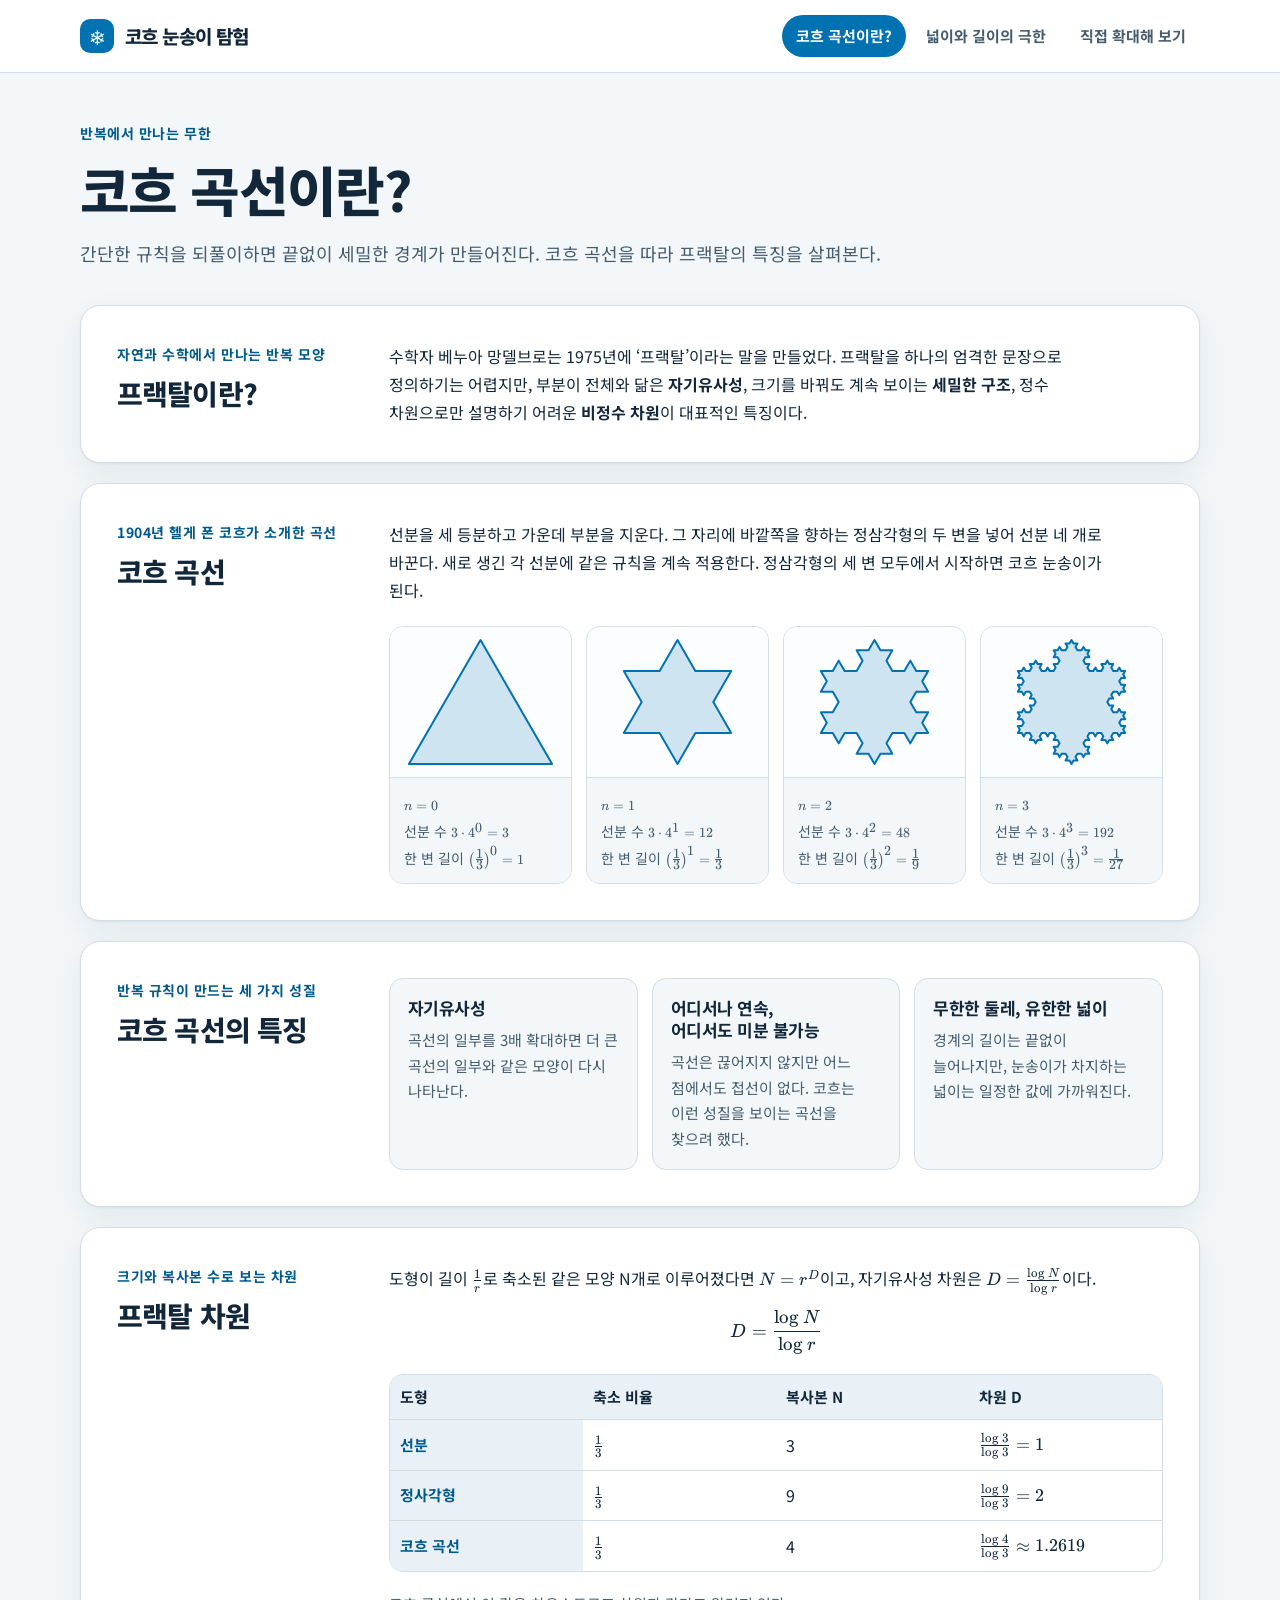
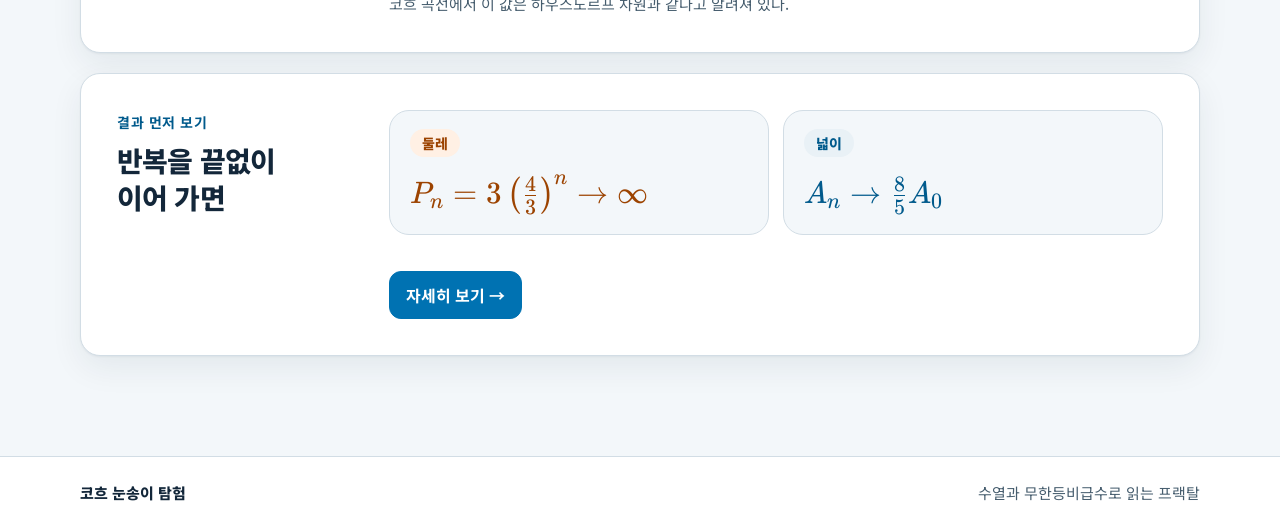
<file: koch-site/index.html>
<!doctype html>
<html lang="ko">
<head>
  <meta charset="utf-8">
  <meta name="viewport" content="width=device-width, initial-scale=1">
  <meta name="theme-color" content="#f3f7fa" media="(prefers-color-scheme: light)">
  <meta name="theme-color" content="#0d1720" media="(prefers-color-scheme: dark)">
  <meta name="description" content="코흐 눈송이로 프랙탈의 자기유사성, 차원, 둘레와 넓이의 극한을 알아본다.">
  <link rel="icon" href="favicon.svg" type="image/svg+xml">
  <title>코흐 곡선이란? | 코흐 눈송이 탐험</title>
  <link rel="preconnect" href="https://fonts.googleapis.com">
  <link rel="preconnect" href="https://fonts.gstatic.com" crossorigin>
  <link rel="stylesheet" href="https://fonts.googleapis.com/css2?family=Noto+Sans+KR:wght@400;500;700;800&display=swap">
  <link rel="stylesheet" href="vendor/katex/katex.min.css">
  <link rel="stylesheet" href="css/style.css">
  <script src="js/page-top.js"></script>
  <script src="vendor/katex/katex.min.js" defer></script>
  <script src="js/math-renderer.js" defer></script>
  <script src="js/preview.js" defer></script>
</head>
<body data-page="intro">
  <a class="skip-link" href="#main">본문으로 건너뛰기</a>
  <header class="site-header">
    <div class="header-inner">
      <a class="brand" href="index.html" aria-label="코흐 눈송이 탐험 첫 화면">
        <span class="brand-mark" aria-hidden="true">❄</span>
        <span>코흐 눈송이 탐험</span>
      </a>
      <nav class="site-nav" aria-label="주요 메뉴">
        <a href="index.html" aria-current="page">코흐 곡선이란?</a>
        <a href="limits.html">넓이와 길이의 극한</a>
        <a href="zoom.html"><span class="nav-label-full">직접 확대해 보기</span><span class="nav-label-short">직접 확대</span></a>
      </nav>
    </div>
  </header>

  <main id="main" class="page-shell article-shell">
    <header class="page-intro">
      <p class="eyebrow">반복에서 만나는 무한</p>
      <h1>코흐 곡선이란?</h1>
      <p>간단한 규칙을 되풀이하면 끝없이 세밀한 경계가 만들어진다. 코흐 곡선을 따라 프랙탈의 특징을 살펴본다.</p>
    </header>

    <section class="content-card" aria-labelledby="fractal-title">
      <div class="card-head">
        <p class="eyebrow">자연과 수학에서 만나는 반복 모양</p>
        <h2 id="fractal-title">프랙탈이란?</h2>
      </div>
      <div class="card-body">
        <p>수학자 베누아 망델브로는 1975년에 ‘프랙탈’이라는 말을 만들었다. 프랙탈을 하나의 엄격한 문장으로 정의하기는 어렵지만, 부분이 전체와 닮은 <strong>자기유사성</strong>, 크기를 바꿔도 계속 보이는 <strong>세밀한 구조</strong>, 정수 차원으로만 설명하기 어려운 <strong>비정수 차원</strong>이 대표적인 특징이다.</p>
      </div>
    </section>

    <section class="content-card" aria-labelledby="koch-title">
      <div class="card-head">
        <p class="eyebrow">1904년 헬게 폰 코흐가 소개한 곡선</p>
        <h2 id="koch-title">코흐 곡선</h2>
      </div>
      <div class="card-body">
        <p>선분을 세 등분하고 가운데 부분을 지운다. 그 자리에 바깥쪽을 향하는 정삼각형의 두 변을 넣어 선분 네 개로 바꾼다. 새로 생긴 각 선분에 같은 규칙을 계속 적용한다. 정삼각형의 세 변 모두에서 시작하면 코흐 눈송이가 된다.</p>
        <div class="preview-grid" aria-label="코흐 눈송이의 반복 단계">
          <figure class="preview-card">
            <canvas class="preview-canvas" data-koch-preview="0" role="img" aria-label="0단계 코흐 눈송이"></canvas>
            <figcaption><strong><span class="math-inline" data-math="n=0"></span></strong><span>선분 수 <span class="math-inline" data-math="3\cdot 4^0=3"></span></span><span>한 변 길이 <span class="math-inline" data-math="\left(\frac{1}{3}\right)^0=1"></span></span></figcaption>
          </figure>
          <figure class="preview-card">
            <canvas class="preview-canvas" data-koch-preview="1" role="img" aria-label="1단계 코흐 눈송이"></canvas>
            <figcaption><strong><span class="math-inline" data-math="n=1"></span></strong><span>선분 수 <span class="math-inline" data-math="3\cdot 4^1=12"></span></span><span>한 변 길이 <span class="math-inline" data-math="\left(\frac{1}{3}\right)^1=\frac{1}{3}"></span></span></figcaption>
          </figure>
          <figure class="preview-card">
            <canvas class="preview-canvas" data-koch-preview="2" role="img" aria-label="2단계 코흐 눈송이"></canvas>
            <figcaption><strong><span class="math-inline" data-math="n=2"></span></strong><span>선분 수 <span class="math-inline" data-math="3\cdot 4^2=48"></span></span><span>한 변 길이 <span class="math-inline" data-math="\left(\frac{1}{3}\right)^2=\frac{1}{9}"></span></span></figcaption>
          </figure>
          <figure class="preview-card">
            <canvas class="preview-canvas" data-koch-preview="3" role="img" aria-label="3단계 코흐 눈송이"></canvas>
            <figcaption><strong><span class="math-inline" data-math="n=3"></span></strong><span>선분 수 <span class="math-inline" data-math="3\cdot 4^3=192"></span></span><span>한 변 길이 <span class="math-inline" data-math="\left(\frac{1}{3}\right)^3=\frac{1}{27}"></span></span></figcaption>
          </figure>
        </div>
      </div>
    </section>

    <section class="content-card" aria-labelledby="features-title">
      <div class="card-head">
        <p class="eyebrow">반복 규칙이 만드는 세 가지 성질</p>
        <h2 id="features-title">코흐 곡선의 특징</h2>
      </div>
      <div class="card-body">
        <div class="feature-grid">
          <article class="feature-card">
            <h3>자기유사성</h3>
            <p>곡선의 일부를 3배 확대하면 더 큰 곡선의 일부와 같은 모양이 다시 나타난다.</p>
          </article>
          <article class="feature-card">
            <h3>어디서나 연속, 어디서도 미분 불가능</h3>
            <p>곡선은 끊어지지 않지만 어느 점에서도 접선이 없다. 코흐는 이런 성질을 보이는 곡선을 찾으려 했다.</p>
          </article>
          <article class="feature-card">
            <h3>무한한 둘레, 유한한 넓이</h3>
            <p>경계의 길이는 끝없이 늘어나지만, 눈송이가 차지하는 넓이는 일정한 값에 가까워진다.</p>
          </article>
        </div>
      </div>
    </section>

    <section class="content-card" aria-labelledby="dimension-title">
      <div class="card-head">
        <p class="eyebrow">크기와 복사본 수로 보는 차원</p>
        <h2 id="dimension-title">프랙탈 차원</h2>
      </div>
      <div class="card-body">
        <p>도형이 길이 <span class="math-inline" data-math="\frac{1}{r}"></span>로 축소된 같은 모양 N개로 이루어졌다면 <span class="math-inline" data-math="N=r^D"></span>이고, 자기유사성 차원은 <span class="math-inline" data-math="D=\frac{\log N}{\log r}"></span>이다.</p>
        <div class="math-display" data-math="D=\frac{\log N}{\log r}"></div>
        <div class="table-wrap" role="region" aria-label="선분, 정사각형, 코흐 곡선의 자기유사성 차원 비교" tabindex="0">
          <table>
            <thead><tr><th scope="col">도형</th><th scope="col">축소 비율</th><th scope="col">복사본 N</th><th scope="col">차원 D</th></tr></thead>
            <tbody>
              <tr><th scope="row">선분</th><td><span class="math-inline" data-math="\frac{1}{3}"></span></td><td>3</td><td><span class="math-inline" data-math="\frac{\log 3}{\log 3}=1"></span></td></tr>
              <tr><th scope="row">정사각형</th><td><span class="math-inline" data-math="\frac{1}{3}"></span></td><td>9</td><td><span class="math-inline" data-math="\frac{\log 9}{\log 3}=2"></span></td></tr>
              <tr><th scope="row">코흐 곡선</th><td><span class="math-inline" data-math="\frac{1}{3}"></span></td><td>4</td><td><span class="math-inline" data-math="\frac{\log 4}{\log 3}\approx 1.2619"></span></td></tr>
            </tbody>
          </table>
        </div>
        <p class="formula-note">코흐 곡선에서 이 값은 하우스도르프 차원과 같다고 알려져 있다.</p>
      </div>
    </section>

    <section class="content-card limits-preview-card" aria-labelledby="limits-preview-title">
      <div class="card-head">
        <p class="eyebrow">결과 먼저 보기</p>
        <h2 id="limits-preview-title">반복을 끝없이 이어 가면</h2>
      </div>
      <div class="card-body">
        <div class="limit-result-grid">
          <div class="limit-result">
            <span>둘레</span>
            <strong class="math-inline" data-math="P_n=3\left(\frac{4}{3}\right)^n\to\infty"></strong>
          </div>
          <div class="limit-result">
            <span>넓이</span>
            <strong class="math-inline" data-math="A_n\to\frac{8}{5}A_0"></strong>
          </div>
        </div>
        <a class="button button-primary" href="limits.html">자세히 보기 →</a>
      </div>
    </section>
  </main>

  <footer class="site-footer">
    <div class="footer-inner"><span>코흐 눈송이 탐험</span><span>수열과 무한등비급수로 읽는 프랙탈</span></div>
  </footer>
</body>
</html>
</file>
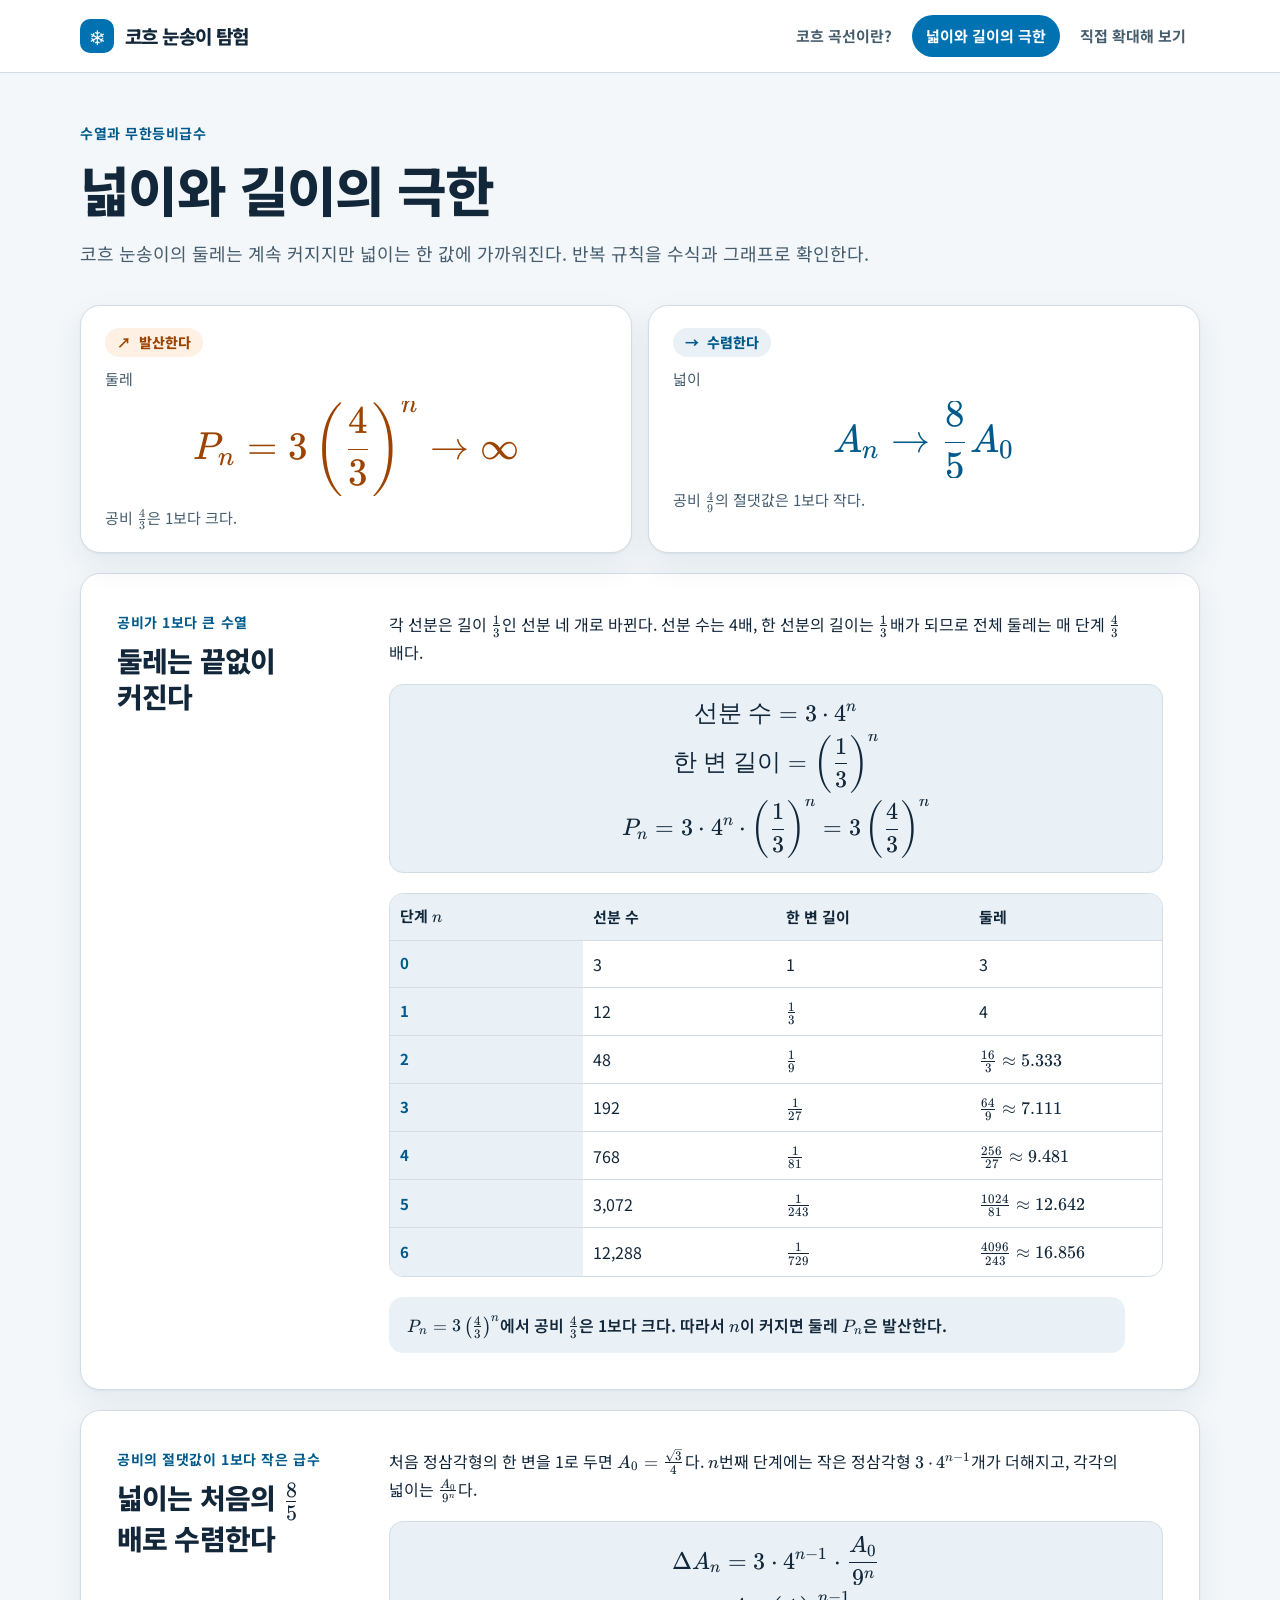
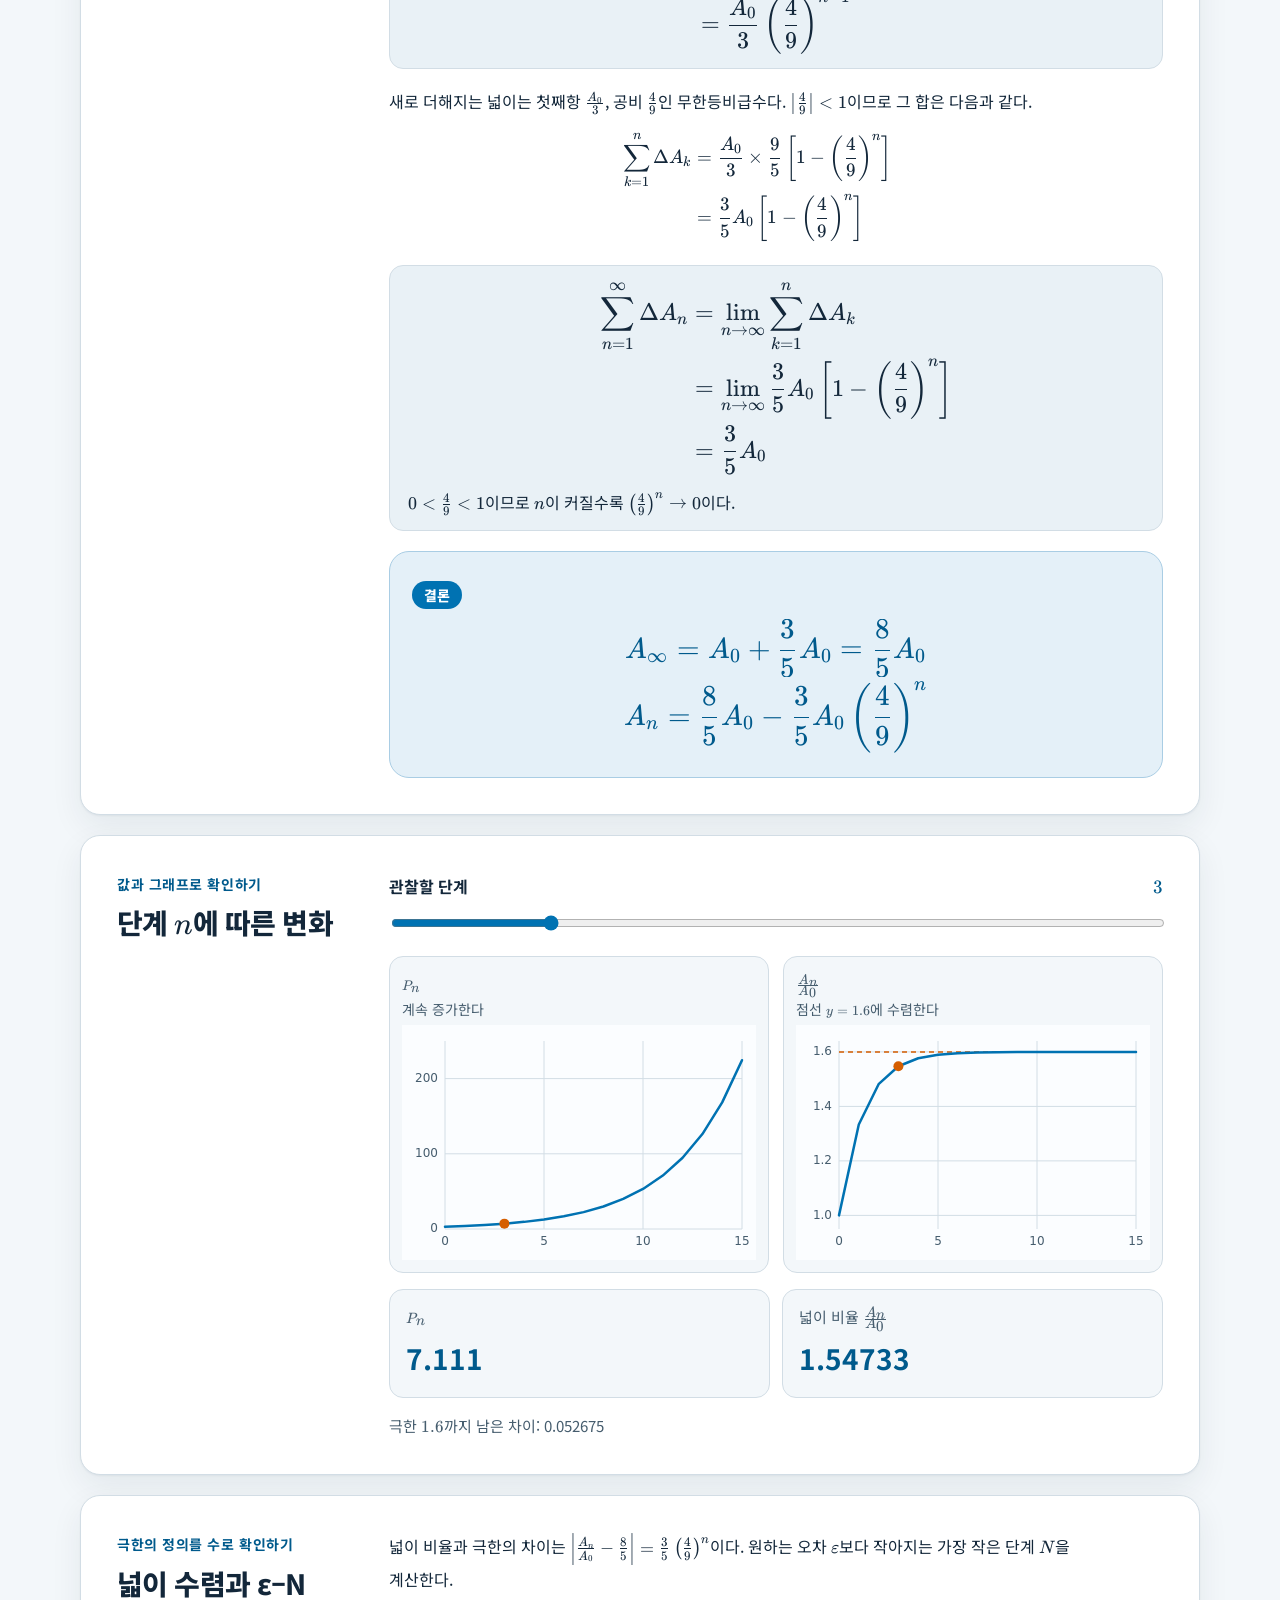
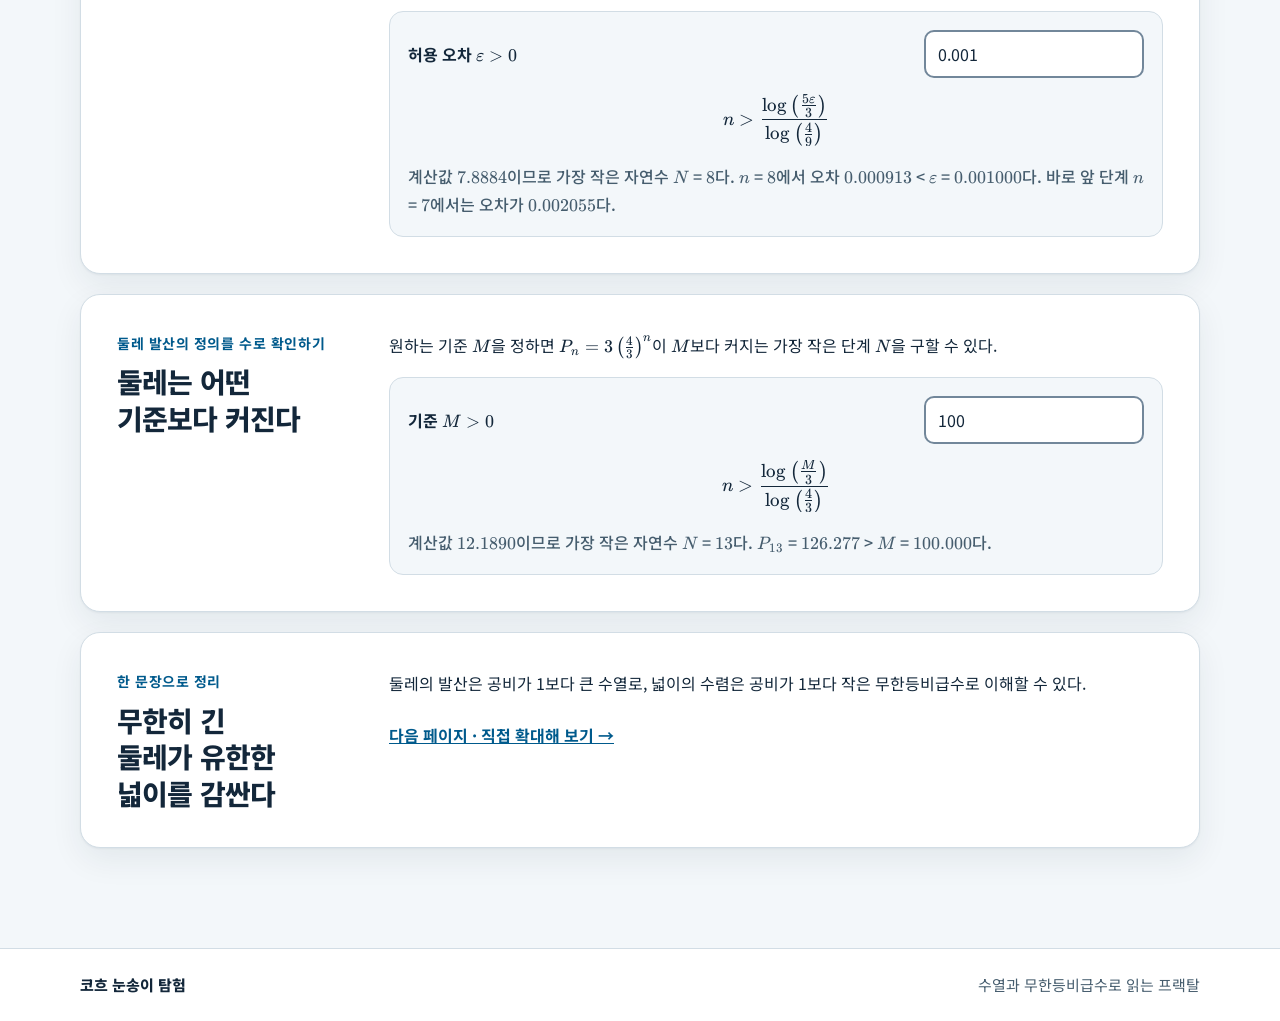
<file: koch-site/limits.html>
<!doctype html>
<html lang="ko">
<head>
  <meta charset="utf-8">
  <meta name="viewport" content="width=device-width, initial-scale=1">
  <meta name="theme-color" content="#f3f7fa" media="(prefers-color-scheme: light)">
  <meta name="theme-color" content="#0d1720" media="(prefers-color-scheme: dark)">
  <meta name="description" content="코흐 눈송이의 둘레 발산과 넓이 수렴을 수열, 등비급수, 그래프와 ε–N으로 확인한다.">
  <link rel="icon" href="favicon.svg" type="image/svg+xml">
  <title>넓이와 길이의 극한 | 코흐 눈송이 탐험</title>
  <link rel="preconnect" href="https://fonts.googleapis.com">
  <link rel="preconnect" href="https://fonts.gstatic.com" crossorigin>
  <link rel="stylesheet" href="https://fonts.googleapis.com/css2?family=Noto+Sans+KR:wght@400;500;700;800&display=swap">
  <link rel="stylesheet" href="vendor/katex/katex.min.css">
  <link rel="stylesheet" href="css/style.css">
  <script src="js/page-top.js"></script>
  <script src="vendor/katex/katex.min.js" defer></script>
  <script src="js/math-renderer.js" defer></script>
  <script src="js/limits-page.js" defer></script>
</head>
<body data-page="limits">
  <a class="skip-link" href="#main">본문으로 건너뛰기</a>
  <header class="site-header">
    <div class="header-inner">
      <a class="brand" href="index.html" aria-label="코흐 눈송이 탐험 첫 화면">
        <span class="brand-mark" aria-hidden="true">❄</span>
        <span>코흐 눈송이 탐험</span>
      </a>
      <nav class="site-nav" aria-label="주요 메뉴">
        <a href="index.html">코흐 곡선이란?</a>
        <a href="limits.html" aria-current="page">넓이와 길이의 극한</a>
        <a href="zoom.html"><span class="nav-label-full">직접 확대해 보기</span><span class="nav-label-short">직접 확대</span></a>
      </nav>
    </div>
  </header>

  <main id="main" class="page-shell article-shell">
    <header class="page-intro">
      <p class="eyebrow">수열과 무한등비급수</p>
      <h1>넓이와 길이의 극한</h1>
      <p>코흐 눈송이의 둘레는 계속 커지지만 넓이는 한 값에 가까워진다. 반복 규칙을 수식과 그래프로 확인한다.</p>
    </header>

    <section class="verdict-grid" aria-labelledby="verdict-title">
      <h2 id="verdict-title" class="visually-hidden">핵심 결론</h2>
      <article class="verdict verdict-diverge">
        <p class="verdict-tag">발산한다</p>
        <p class="verdict-note">둘레</p>
        <div class="verdict-math math-display" data-math="P_n=3\left(\frac{4}{3}\right)^n\to\infty"></div>
        <p class="verdict-note">공비 <span class="math-inline" data-math="\frac{4}{3}"></span>은 1보다 크다.</p>
      </article>
      <article class="verdict verdict-converge">
        <p class="verdict-tag">수렴한다</p>
        <p class="verdict-note">넓이</p>
        <div class="verdict-math math-display" data-math="A_n\to\frac{8}{5}A_0"></div>
        <p class="verdict-note">공비 <span class="math-inline" data-math="\frac{4}{9}"></span>의 절댓값은 1보다 작다.</p>
      </article>
    </section>

    <section class="content-card" aria-labelledby="perimeter-title">
      <div class="card-head">
        <p class="eyebrow">공비가 1보다 큰 수열</p>
        <h2 id="perimeter-title">둘레는 끝없이 커진다</h2>
      </div>
      <div class="card-body">
        <p>각 선분은 길이 <span class="math-inline" data-math="\frac{1}{3}"></span>인 선분 네 개로 바뀐다. 선분 수는 4배, 한 선분의 길이는 <span class="math-inline" data-math="\frac{1}{3}"></span>배가 되므로 전체 둘레는 매 단계 <span class="math-inline" data-math="\frac{4}{3}"></span>배다.</p>
        <div class="equation-panel">
          <p class="math-display" data-math="\text{선분 수}=3\cdot 4^n"></p>
          <p class="math-display" data-math="\text{한 변 길이}=\left(\frac{1}{3}\right)^n"></p>
          <p class="math-display" data-math="P_n=3\cdot 4^n\cdot\left(\frac{1}{3}\right)^n=3\left(\frac{4}{3}\right)^n"></p>
        </div>
        <div class="table-wrap" role="region" aria-label="단계별 선분 수, 한 변 길이, 둘레 표" tabindex="0">
          <table>
            <thead>
              <tr><th scope="col">단계 <span class="math-inline" data-math="n"></span></th><th scope="col">선분 수</th><th scope="col">한 변 길이</th><th scope="col">둘레</th></tr>
            </thead>
            <tbody>
              <tr><th scope="row">0</th><td>3</td><td>1</td><td>3</td></tr>
              <tr><th scope="row">1</th><td>12</td><td><span class="math-inline" data-math="\frac{1}{3}"></span></td><td>4</td></tr>
              <tr><th scope="row">2</th><td>48</td><td><span class="math-inline" data-math="\frac{1}{9}"></span></td><td><span class="math-inline" data-math="\frac{16}{3}\approx 5.333"></span></td></tr>
              <tr><th scope="row">3</th><td>192</td><td><span class="math-inline" data-math="\frac{1}{27}"></span></td><td><span class="math-inline" data-math="\frac{64}{9}\approx 7.111"></span></td></tr>
              <tr><th scope="row">4</th><td>768</td><td><span class="math-inline" data-math="\frac{1}{81}"></span></td><td><span class="math-inline" data-math="\frac{256}{27}\approx 9.481"></span></td></tr>
              <tr><th scope="row">5</th><td>3,072</td><td><span class="math-inline" data-math="\frac{1}{243}"></span></td><td><span class="math-inline" data-math="\frac{1024}{81}\approx 12.642"></span></td></tr>
              <tr><th scope="row">6</th><td>12,288</td><td><span class="math-inline" data-math="\frac{1}{729}"></span></td><td><span class="math-inline" data-math="\frac{4096}{243}\approx 16.856"></span></td></tr>
            </tbody>
          </table>
        </div>
        <p class="math-callout"><span class="math-inline" data-math="P_n=3\left(\frac{4}{3}\right)^n"></span>에서 공비 <span class="math-inline" data-math="\frac{4}{3}"></span>은 1보다 크다. 따라서 <span class="math-inline" data-math="n"></span>이 커지면 둘레 <span class="math-inline" data-math="P_n"></span>은 발산한다.</p>
      </div>
    </section>

    <section class="content-card" aria-labelledby="area-title">
      <div class="card-head">
        <p class="eyebrow">공비의 절댓값이 1보다 작은 급수</p>
        <h2 id="area-title">넓이는 처음의 <span class="math-inline" data-math="\frac{8}{5}"></span>배로 수렴한다</h2>
      </div>
      <div class="card-body">
        <p>처음 정삼각형의 한 변을 1로 두면 <span class="math-inline" data-math="A_0=\frac{\sqrt{3}}{4}"></span>다. <span class="math-inline" data-math="n"></span>번째 단계에는 작은 정삼각형 <span class="math-inline" data-math="3\cdot 4^{n-1}"></span>개가 더해지고, 각각의 넓이는 <span class="math-inline" data-math="\frac{A_0}{9^n}"></span>다.</p>
        <div class="equation-panel">
          <p class="math-display" data-math="\Delta A_n=3\cdot 4^{n-1}\cdot\frac{A_0}{9^n}"></p>
          <p class="math-display" data-math="=\frac{A_0}{3}\left(\frac{4}{9}\right)^{n-1}"></p>
        </div>
        <p>새로 더해지는 넓이는 첫째항 <span class="math-inline" data-math="\frac{A_0}{3}"></span>, 공비 <span class="math-inline" data-math="\frac{4}{9}"></span>인 무한등비급수다. <span class="math-inline" data-math="\left|\frac{4}{9}\right|<1"></span>이므로 그 합은 다음과 같다.</p>
        <p class="math-display partial-sum" data-math="\begin{aligned}\sum_{k=1}^{n}\Delta A_k&=\frac{A_0}{3}\times\frac{9}{5}\left[1-\left(\frac{4}{9}\right)^n\right]\\&=\frac{3}{5}A_0\left[1-\left(\frac{4}{9}\right)^n\right]\end{aligned}"></p>
        <div class="equation-panel infinite-sum-panel">
          <p class="math-display" data-math="\begin{aligned}\sum_{n=1}^{\infty}\Delta A_n&=\lim_{n\to\infty}\sum_{k=1}^{n}\Delta A_k\\&=\lim_{n\to\infty}\frac{3}{5}A_0\left[1-\left(\frac{4}{9}\right)^n\right]\\&=\frac{3}{5}A_0\end{aligned}"></p>
          <p class="series-note"><span class="math-inline" data-math="0<\frac{4}{9}<1"></span>이므로 <span class="math-inline" data-math="n"></span>이 커질수록 <span class="math-inline" data-math="\left(\frac{4}{9}\right)^n\to 0"></span>이다.</p>
        </div>
        <div class="conclusion-card">
          <p class="conclusion-label">결론</p>
          <p class="math-display" data-math="A_\infty=A_0+\frac{3}{5}A_0=\frac{8}{5}A_0"></p>
          <p class="math-display" data-math="A_n=\frac{8}{5}A_0-\frac{3}{5}A_0\left(\frac{4}{9}\right)^n"></p>
        </div>
      </div>
    </section>

    <section class="content-card interactive-card" aria-labelledby="graphs-title">
      <div class="card-head">
        <p class="eyebrow">값과 그래프로 확인하기</p>
        <h2 id="graphs-title">단계 <span class="math-inline" data-math="n"></span>에 따른 변화</h2>
      </div>
      <div class="card-body">
        <label class="range-label" for="graph-stage">관찰할 단계 <output id="graph-stage-number" for="graph-stage" data-math="3"></output></label>
        <input id="graph-stage" class="stage-range" type="range" min="0" max="15" value="3" step="1">
        <div class="graphs-grid">
          <figure class="graph-card">
            <figcaption><strong class="math-inline" data-math="P_n"></strong><span>계속 증가한다</span></figcaption>
            <canvas id="perimeter-graph" class="limit-graph" role="img" aria-label="단계에 따라 계속 증가하는 코흐 눈송이의 둘레 그래프다."></canvas>
          </figure>
          <figure class="graph-card">
            <figcaption><strong class="math-inline" data-math="\frac{A_n}{A_0}"></strong><span>점선 <span class="math-inline" data-math="y=1.6"></span>에 수렴한다</span></figcaption>
            <canvas id="area-graph" class="limit-graph" role="img" aria-label="1.6에 가까워지는 코흐 눈송이의 넓이 비율 그래프다."></canvas>
          </figure>
        </div>
        <div class="slider-results">
          <div><span class="math-inline" data-math="P_n"></span><strong id="graph-perimeter">7.111</strong></div>
          <div><span>넓이 비율 <span class="math-inline" data-math="\frac{A_n}{A_0}"></span></span><strong id="graph-area">1.54733</strong></div>
        </div>
        <p id="graph-gap" class="formula-note" aria-live="polite">극한 <span class="math-inline" data-math="1.6"></span>까지 남은 차이: <span id="graph-gap-value">0.052675</span></p>
      </div>
    </section>

    <section class="content-card" aria-labelledby="epsilon-title">
      <div class="card-head">
        <p class="eyebrow">극한의 정의를 수로 확인하기</p>
        <h2 id="epsilon-title">넓이 수렴과 ε–N</h2>
      </div>
      <div class="card-body">
        <p>넓이 비율과 극한의 차이는 <span class="math-inline" data-math="\left|\frac{A_n}{A_0}-\frac{8}{5}\right|=\frac{3}{5}\left(\frac{4}{9}\right)^n"></span>이다. 원하는 오차 <span class="math-inline" data-math="\varepsilon"></span>보다 작아지는 가장 작은 단계 <span class="math-inline" data-math="N"></span>을 계산한다.</p>
        <div class="epsilon-tool">
          <label for="epsilon-input">허용 오차 <span class="math-inline" data-math="\varepsilon>0"></span></label>
          <input id="epsilon-input" class="number-input" type="number" min="0.000000000001" step="any" value="0.001">
          <p class="math-display" data-math="n>\frac{\log\left(\frac{5\varepsilon}{3}\right)}{\log\left(\frac{4}{9}\right)}"></p>
          <output id="epsilon-result" class="calculation-result" aria-live="polite"></output>
        </div>
      </div>
    </section>

    <section class="content-card" aria-labelledby="divergence-title">
      <div class="card-head">
        <p class="eyebrow">둘레 발산의 정의를 수로 확인하기</p>
        <h2 id="divergence-title">둘레는 어떤 기준보다 커진다</h2>
      </div>
      <div class="card-body">
        <p>원하는 기준 <span class="math-inline" data-math="M"></span>을 정하면 <span class="math-inline" data-math="P_n=3\left(\frac{4}{3}\right)^n"></span>이 <span class="math-inline" data-math="M"></span>보다 커지는 가장 작은 단계 <span class="math-inline" data-math="N"></span>을 구할 수 있다.</p>
        <div class="epsilon-tool">
          <label for="bound-input">기준 <span class="math-inline" data-math="M>0"></span></label>
          <input id="bound-input" class="number-input" type="number" min="0.000000000001" step="any" value="100">
          <p class="math-display" data-math="n>\frac{\log\left(\frac{M}{3}\right)}{\log\left(\frac{4}{3}\right)}"></p>
          <output id="bound-result" class="calculation-result" aria-live="polite"></output>
        </div>
      </div>
    </section>

    <section class="content-card summary-card" aria-labelledby="summary-title">
      <div class="card-head">
        <p class="eyebrow">한 문장으로 정리</p>
        <h2 id="summary-title">무한히 긴 둘레가 유한한 넓이를 감싼다</h2>
      </div>
      <div class="card-body">
        <p>둘레의 발산은 공비가 1보다 큰 수열로, 넓이의 수렴은 공비가 1보다 작은 무한등비급수로 이해할 수 있다.</p>
        <a class="text-link" href="zoom.html">다음 페이지 · <span class="nav-label-full">직접 확대해 보기</span><span class="nav-label-short">직접 확대</span> →</a>
      </div>
    </section>
  </main>

  <footer class="site-footer">
    <div class="footer-inner"><span>코흐 눈송이 탐험</span><span>수열과 무한등비급수로 읽는 프랙탈</span></div>
  </footer>
</body>
</html>
</file>
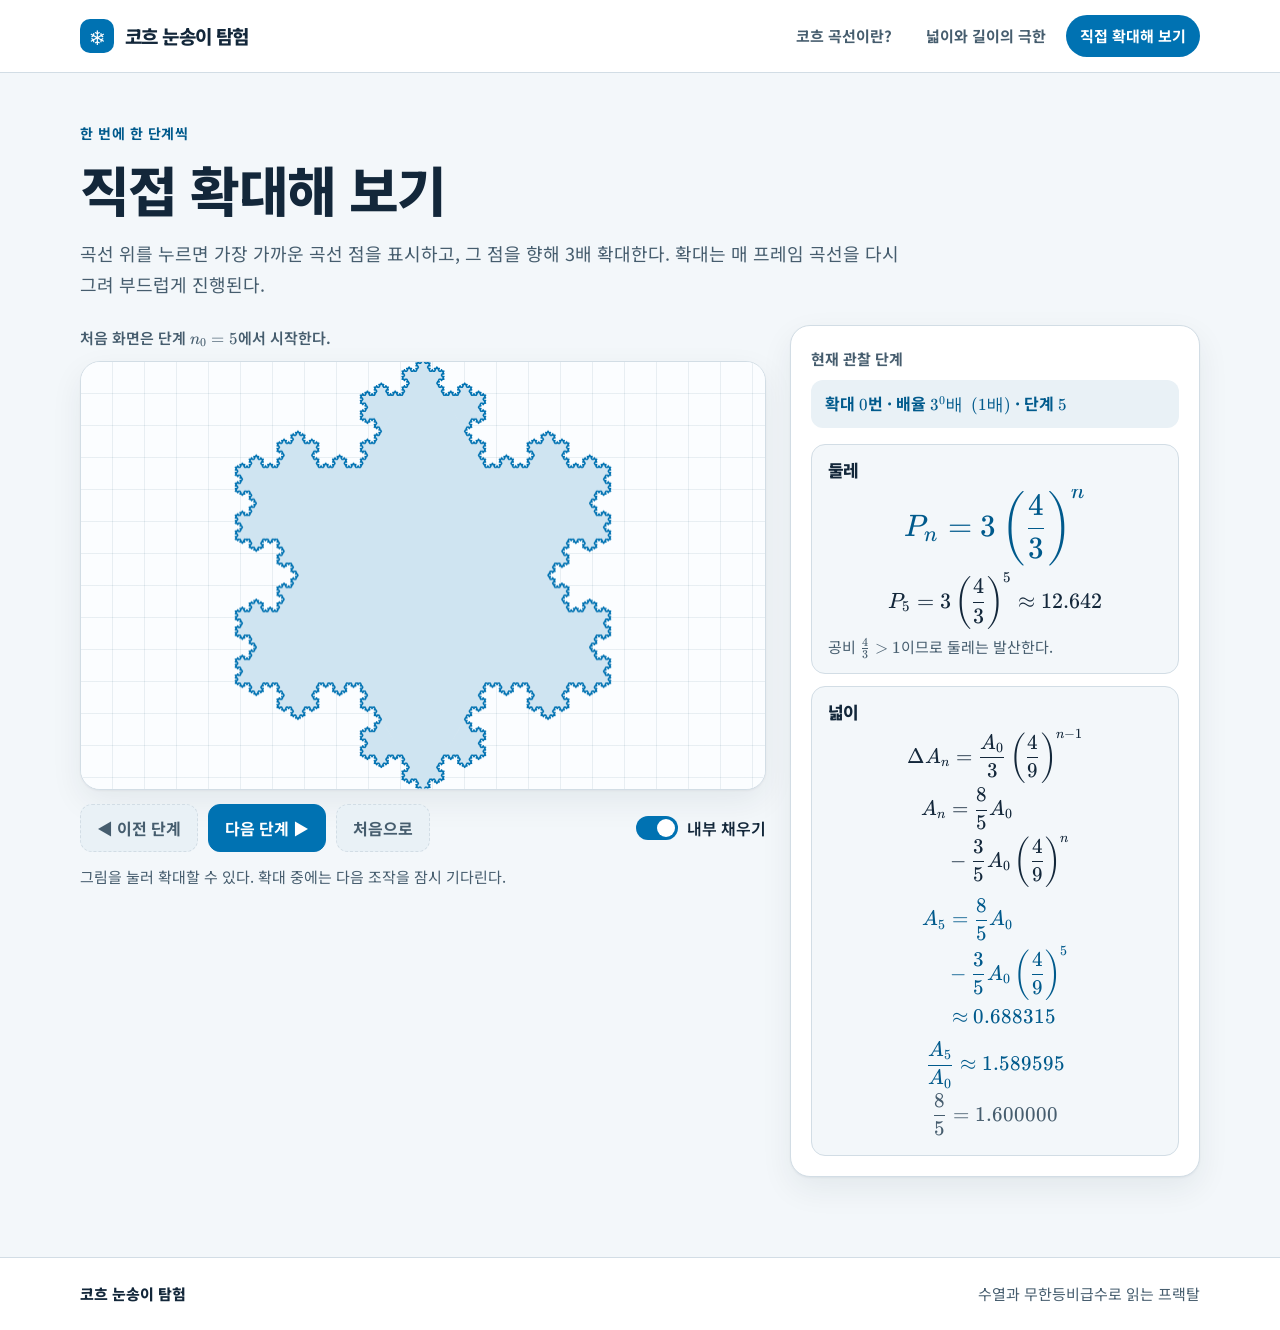
<file: koch-site/zoom.html>
<!doctype html>
<html lang="ko">
<head>
  <meta charset="utf-8">
  <meta name="viewport" content="width=device-width, initial-scale=1">
  <meta name="theme-color" content="#f3f7fa" media="(prefers-color-scheme: light)">
  <meta name="theme-color" content="#0d1720" media="(prefers-color-scheme: dark)">
  <meta name="description" content="코흐 눈송이를 한 단계씩 부드럽게 확대하며 자기유사성을 살펴본다.">
  <link rel="icon" href="favicon.svg" type="image/svg+xml">
  <title>직접 확대해 보기 | 코흐 눈송이 탐험</title>
  <link rel="preconnect" href="https://fonts.googleapis.com">
  <link rel="preconnect" href="https://fonts.gstatic.com" crossorigin>
  <link rel="stylesheet" href="https://fonts.googleapis.com/css2?family=Noto+Sans+KR:wght@400;500;700;800&display=swap">
  <link rel="stylesheet" href="vendor/katex/katex.min.css">
  <link rel="stylesheet" href="css/style.css">
  <script src="js/page-top.js"></script>
  <script src="vendor/katex/katex.min.js" defer></script>
  <script src="js/math-renderer.js" defer></script>
  <script src="js/koch-engine.js" defer></script>
  <script src="js/simulator.js" defer></script>
</head>
<body data-page="zoom">
  <a class="skip-link" href="#main">본문으로 건너뛰기</a>
  <header class="site-header">
    <div class="header-inner">
      <a class="brand" href="index.html" aria-label="코흐 눈송이 탐험 첫 화면">
        <span class="brand-mark" aria-hidden="true">❄</span>
        <span>코흐 눈송이 탐험</span>
      </a>
      <nav class="site-nav" aria-label="주요 메뉴">
        <a href="index.html">코흐 곡선이란?</a>
        <a href="limits.html">넓이와 길이의 극한</a>
        <a href="zoom.html" aria-current="page"><span class="nav-label-full">직접 확대해 보기</span><span class="nav-label-short">직접 확대</span></a>
      </nav>
    </div>
  </header>

  <main id="main" class="page-shell zoom-page">
    <header class="page-intro">
      <p class="eyebrow">한 번에 한 단계씩</p>
      <h1>직접 확대해 보기</h1>
      <p>곡선 위를 누르면 가장 가까운 곡선 점을 표시하고, 그 점을 향해 3배 확대한다. 확대는 매 프레임 곡선을 다시 그려 부드럽게 진행된다.</p>
    </header>

    <div class="simulator-grid">
      <section class="simulator-main" aria-label="코흐 눈송이 확대 시뮬레이터">
        <p id="start-stage" class="start-stage">처음 화면은 단계 <span id="start-stage-value" class="math-inline" data-math="n_0=6"></span>에서 시작한다.</p>
        <div class="canvas-frame">
          <canvas id="koch-canvas" class="koch-canvas" role="img"
            aria-label="클릭한 곡선 지점을 중심으로 단계별 확대를 살펴보는 코흐 눈송이 그림"></canvas>
        </div>
        <p id="self-similarity-caption" class="self-similarity-caption" hidden>
          3배 확대 뒤 같은 모양이 다시 나타난다 — 자기유사성
        </p>
        <div class="canvas-controls" aria-label="시뮬레이션 조작">
          <button id="zoom-out" class="button button-secondary" type="button" disabled>◀ 이전 단계</button>
          <button id="next-step" class="button button-primary" type="button">다음 단계 ▶</button>
          <button id="reset-view" class="button button-secondary" type="button" disabled>처음으로</button>
          <label class="toggle-control">
            <input id="fill-toggle" type="checkbox" checked>
            <span class="toggle-track" aria-hidden="true"></span>
            <span>내부 채우기</span>
          </label>
        </div>
        <p id="sim-status" class="visually-hidden" aria-live="polite">시뮬레이션을 준비한다.</p>
        <p class="canvas-hint">그림을 눌러 확대할 수 있다. 확대 중에는 다음 조작을 잠시 기다린다.</p>
      </section>

      <aside class="stage-panel" aria-label="현재 단계의 수학 정보">
        <p class="panel-kicker">현재 관찰 단계</p>
        <div id="stage-badge" class="stage-badge" aria-live="polite">
          <span>확대 </span><span id="stage-zoom-count" class="math-inline" data-math="0"></span><span>번 · 배율 </span>
          <span id="stage-scale" class="math-inline" data-math="1"></span><span> · 단계 </span>
          <span id="stage-index" class="math-inline" data-math="0"></span>
        </div>

        <section class="formula-card">
          <h2>둘레</h2>
          <p class="formula-main math-display" data-math="P_n=3\left(\frac{4}{3}\right)^n"></p>
          <div id="perimeter-current" class="formula-current math-display" data-math="P_0=3"></div>
          <p class="formula-note">공비 <span class="math-inline" data-math="\frac{4}{3}>1"></span>이므로 둘레는 발산한다.</p>
        </section>

        <section class="formula-card area-card">
          <h2>넓이</h2>
          <p class="formula-line math-display" data-math="\Delta A_n=\frac{A_0}{3}\left(\frac{4}{9}\right)^{n-1}"></p>
          <p class="area-general math-display" data-math="\begin{aligned}A_n&=\frac{8}{5}A_0\\&-\frac{3}{5}A_0\left(\frac{4}{9}\right)^n\end{aligned}"></p>
          <p id="area-current" class="area-current math-display" data-math="\begin{aligned}A_0&=\frac{8}{5}A_0-\frac{3}{5}A_0\\&\approx 0.433013\end{aligned}"></p>
          <p id="area-ratio" class="area-ratio math-display" data-math="\frac{A_0}{A_0}\approx 1.000000"></p>
          <p class="area-limit math-display" data-math="\frac{8}{5}=1.600000"></p>
        </section>
      </aside>
    </div>
  </main>

  <footer class="site-footer">
    <div class="footer-inner"><span>코흐 눈송이 탐험</span><span>수열과 무한등비급수로 읽는 프랙탈</span></div>
  </footer>
</body>
</html>
</file>
<file: koch-site/css/style.css>
/* 코흐 눈송이 탐험 — 스타일 (B안)
   레이아웃: 헤더·본문·푸터가 같은 폭(--wrap)과 같은 좌우 여백(--pad)을 공유한다.
   글 카드는 왼쪽 제목 열 + 오른쪽 내용 열의 2단이고, 900px 이하에서 1단이 된다.
   JS가 읽는 변수(--blue, --orange, --surface-soft, --border, --text-muted, --canvas-bg)는 이름을 유지한다. */

:root {
  color-scheme: light;
  --wrap: 1120px;
  --pad: 24px;
  --head-col: 14rem;

  --bg: #f3f7fa;
  --surface: #ffffff;
  --surface-soft: #e9f1f6;
  --text: #13273a;
  --text-muted: #465d6e;
  --border: #d2dde5;
  --border-strong: #72879a;

  --blue: #0072b2;
  --blue-strong: #005a8c;
  --on-blue: #ffffff;
  --orange: #d55e00;
  --orange-text: #9c4300;
  --orange-soft: #fff0e4;
  --conclusion-bg: #e4f0f8;
  --conclusion-border: #a9cde4;

  --canvas-bg: #fbfdff;
  --canvas-grid: rgba(44, 91, 120, 0.09);
  --fill: #cfe4f1;

  --shadow: 0 1px 2px rgba(19, 39, 58, 0.05), 0 12px 32px rgba(19, 39, 58, 0.07);
  --radius-lg: 20px;
  --radius-md: 14px;
  --font: "Noto Sans KR", system-ui, -apple-system, BlinkMacSystemFont, "Apple SD Gothic Neo", "Malgun Gothic", sans-serif;
}

@media (prefers-color-scheme: dark) {
  :root:not([data-theme="light"]) {
    color-scheme: dark;
    --bg: #0d1720;
    --surface: #15232e;
    --surface-soft: #1c2e3b;
    --text: #ebf3f8;
    --text-muted: #aebfcb;
    --border: #2c4050;
    --border-strong: #6c8597;
    --blue: #56b4e9;
    --blue-strong: #8dcff3;
    --on-blue: #08161f;
    --orange: #f0a26e;
    --orange-text: #f4b080;
    --orange-soft: #33261d;
    --conclusion-bg: #1a3345;
    --conclusion-border: #36607d;
    --canvas-bg: #111e28;
    --canvas-grid: rgba(175, 208, 227, 0.1);
    --fill: #24445a;
    --shadow: 0 1px 2px rgba(0, 0, 0, 0.3), 0 12px 32px rgba(0, 0, 0, 0.28);
  }
}

:root[data-theme="dark"] {
  color-scheme: dark;
  --bg: #0d1720;
  --surface: #15232e;
  --surface-soft: #1c2e3b;
  --text: #ebf3f8;
  --text-muted: #aebfcb;
  --border: #2c4050;
  --border-strong: #6c8597;
  --blue: #56b4e9;
  --blue-strong: #8dcff3;
  --on-blue: #08161f;
  --orange: #f0a26e;
  --orange-text: #f4b080;
  --orange-soft: #33261d;
  --conclusion-bg: #1a3345;
  --conclusion-border: #36607d;
  --canvas-bg: #111e28;
  --canvas-grid: rgba(175, 208, 227, 0.1);
  --fill: #24445a;
  --shadow: 0 1px 2px rgba(0, 0, 0, 0.3), 0 12px 32px rgba(0, 0, 0, 0.28);
}

* { box-sizing: border-box; }

html { min-width: 320px; scroll-behavior: smooth; }

body {
  margin: 0;
  background: var(--bg);
  color: var(--text);
  font-family: var(--font);
  font-size: 16px;
  line-height: 1.75;
  /* 한글은 어절 단위로 줄을 바꾼다. 어절이 칸보다 길 때만 글자 사이에서 끊는다. */
  word-break: keep-all;
  overflow-wrap: break-word;
}

.katex, .katex * { word-break: normal; overflow-wrap: normal; }

a { color: var(--blue-strong); }
a:hover { text-decoration-thickness: 2px; }
button, input { font: inherit; }
button { color: inherit; }

:focus-visible { outline: 3px solid var(--orange); outline-offset: 3px; }

.skip-link {
  position: absolute;
  z-index: 10;
  top: 8px;
  left: 8px;
  padding: 10px 14px;
  border-radius: 9px;
  background: var(--text);
  color: var(--surface);
  transform: translateY(-150%);
}
.skip-link:focus { transform: translateY(0); }

/* ───── 공통 폭: 헤더·본문·푸터가 같은 선에 놓인다 ───── */
.header-inner,
.page-shell,
.footer-inner {
  width: 100%;
  max-width: calc(var(--wrap) + 2 * var(--pad));
  margin-inline: auto;
  padding-left: max(var(--pad), env(safe-area-inset-left, 0px));
  padding-right: max(var(--pad), env(safe-area-inset-right, 0px));
}

.site-header {
  position: relative;
  z-index: 2;
  border-bottom: 1px solid var(--border);
  background: var(--surface);
}

.header-inner {
  min-height: 72px;
  display: flex;
  align-items: center;
  justify-content: space-between;
  gap: 24px;
}

.brand {
  display: inline-flex;
  align-items: center;
  gap: 11px;
  color: var(--text);
  font-weight: 800;
  font-size: 19px;
  letter-spacing: -0.03em;
  text-decoration: none;
  white-space: nowrap;
}

.brand-mark {
  display: grid;
  width: 34px;
  height: 34px;
  place-items: center;
  border-radius: 10px;
  background: var(--blue);
  color: var(--on-blue);
  font-size: 20px;
}

.site-nav { display: flex; align-items: center; justify-content: flex-end; gap: 6px; }

.site-nav a {
  display: inline-flex;
  min-height: 42px;
  align-items: center;
  padding: 8px 14px;
  border-radius: 999px;
  color: var(--text-muted);
  font-size: 15px;
  font-weight: 700;
  text-decoration: none;
  white-space: nowrap;
}

.site-nav a:hover { background: var(--surface-soft); color: var(--text); }
.site-nav a[aria-current="page"] { background: var(--blue); color: var(--on-blue); }

.page-shell { padding-block: 48px 80px; }

.eyebrow {
  margin: 0 0 8px;
  color: var(--blue-strong);
  font-size: 14px;
  font-weight: 700;
  letter-spacing: 0.04em;
}

h1, h2, h3, p, figure { margin-top: 0; }
h1, h2, h3 { line-height: 1.3; letter-spacing: -0.03em; text-wrap: balance; }
h1 { margin-bottom: 14px; font-size: clamp(34px, 5vw, 54px); font-weight: 800; }
h2 { margin-bottom: 12px; font-size: clamp(22px, 2.5vw, 28px); font-weight: 800; }
h3 { margin-bottom: 8px; font-size: 18px; font-weight: 700; }
p { margin-bottom: 16px; }

.page-intro { max-width: 52rem; margin-bottom: 36px; }
.page-intro > p:last-child { margin-bottom: 0; color: var(--text-muted); font-size: 18px; }

/* ───── 글 카드: 제목 열 + 내용 열 ───── */
.content-card {
  display: grid;
  grid-template-columns: minmax(0, var(--head-col)) minmax(0, 1fr);
  column-gap: clamp(24px, 4vw, 48px);
  margin: 0 0 20px;
  padding: clamp(20px, 3.4vw, 36px);
  border: 1px solid var(--border);
  border-radius: var(--radius-lg);
  background: var(--surface);
  box-shadow: var(--shadow);
}

.card-head { min-width: 0; }
.card-head h2 { margin-bottom: 0; }
.card-body { min-width: 0; }
.card-body > :first-child { margin-top: 0; }
.card-body > :last-child { margin-bottom: 0; }
.card-body > p { max-width: 46rem; }

/* ───── 수식 ───── */
.math-inline { display: inline-block; max-width: 100%; vertical-align: baseline; }
.math-inline .katex { font-size: 1.12em; }

.math-display {
  max-width: 100%;
  margin: 8px 0;
  overflow-x: auto;
  overflow-y: hidden;
  overscroll-behavior-x: contain;
  -webkit-overflow-scrolling: touch;
}
.math-display .katex-display { margin: 0; text-align: left; }

.formula-note {
  margin: 14px 0 0;
  color: var(--text-muted);
  font-size: 15px;
  line-height: 1.6;
}

/* ───── 미리보기 카드(index) ───── */
.preview-grid {
  display: grid;
  grid-template-columns: repeat(4, minmax(0, 1fr));
  gap: 14px;
  margin: 22px 0 0;
}

.preview-card {
  min-width: 0;
  margin: 0;
  overflow: hidden;
  border: 1px solid var(--border);
  border-radius: var(--radius-md);
  background: var(--surface);
}

.preview-canvas {
  --surface-soft: var(--fill);
  display: block;
  width: 100%;
  height: 150px;
  background: var(--canvas-bg);
}

.preview-card figcaption {
  display: flex;
  flex-direction: column;
  gap: 2px;
  padding: 11px 14px 13px;
  border-top: 1px solid var(--border);
  background: var(--bg);
}
.preview-card figcaption strong { font-size: 16px; }
.preview-card figcaption span { color: var(--text-muted); font-size: 14px; }
.preview-card figcaption .katex { font-size: 1.28em; }

/* ───── 특징 카드 ───── */
.feature-grid {
  display: grid;
  grid-template-columns: repeat(3, minmax(0, 1fr));
  gap: 14px;
}

.feature-card {
  min-width: 0;
  padding: 18px;
  border: 1px solid var(--border);
  border-radius: var(--radius-md);
  background: var(--bg);
}
.feature-card h3 { font-size: 17px; }
.feature-card p { margin: 0; color: var(--text-muted); font-size: 15px; line-height: 1.7; }

/* ───── 표 ───── */
.table-wrap {
  width: 100%;
  margin: 20px 0;
  overflow-x: auto;
  border: 1px solid var(--border);
  border-radius: var(--radius-md);
}

table {
  width: 100%;
  border-collapse: collapse;
  table-layout: fixed;
  font-variant-numeric: tabular-nums;
  line-height: 1.5;
}

th, td {
  padding: 11px 10px;
  border-bottom: 1px solid var(--border);
  text-align: left;
  vertical-align: middle;
}

th { background: var(--surface-soft); font-size: 15px; font-weight: 700; }
td { font-size: 16px; }
td .katex { font-size: 1.22em; }
tbody tr:last-child th, tbody tr:last-child td { border-bottom: 0; }
tbody th { color: var(--blue-strong); }

/* ───── 설명 상자 ───── */
.math-callout {
  margin: 0;
  padding: 14px 18px;
  border-radius: var(--radius-md);
  background: var(--surface-soft);
  font-weight: 600;
}

.equation-panel {
  margin: 18px 0;
  padding: 14px 18px;
  border: 1px solid var(--border);
  border-radius: var(--radius-md);
  background: var(--surface-soft);
  color: var(--text);
  font-size: clamp(17px, 2vw, 20px);
}
.equation-panel p { margin: 0 0 6px; }
.equation-panel p:last-child { margin-bottom: 0; }
.series-note { margin: 10px 0; color: var(--text); font-weight: 400; font-size: 16px; }

.partial-sum { margin: 16px 0; }

/* ───── 핵심 결론 카드(limits) ───── */
.verdict-grid {
  display: grid;
  grid-template-columns: repeat(2, minmax(0, 1fr));
  gap: 16px;
  margin: 0 0 20px;
}

.verdict, .limit-result {
  --tone: var(--blue-strong);
  --tone-soft: var(--surface-soft);
  display: flex;
  min-width: 0;
  flex-direction: column;
  align-items: flex-start;
  gap: 10px;
  padding: 22px 24px;
  border: 1px solid var(--border);
  border-radius: var(--radius-lg);
  background: var(--surface);
  box-shadow: var(--shadow);
}
.verdict-diverge, .limit-result:first-child { --tone: var(--orange-text); --tone-soft: var(--orange-soft); }

.verdict-tag, .limit-result > span {
  display: inline-flex;
  align-items: center;
  gap: 8px;
  margin: 0;
  padding: 3px 12px;
  border-radius: 999px;
  background: var(--tone-soft);
  color: var(--tone);
  font-size: 14px;
  font-weight: 800;
  line-height: 1.6;
}
.verdict-diverge .verdict-tag::before { content: "↗"; }
.verdict-converge .verdict-tag::before { content: "→"; }

.verdict-math, .limit-result > strong { max-width: 100%; color: var(--tone); font-weight: 700; }
.verdict-math { width: 100%; margin: 0; font-size: clamp(24px, 2.8vw, 32px); }
.limit-result > strong { font-size: clamp(22px, 2.5vw, 28px); }
.verdict-note { margin: 0; color: var(--text-muted); font-size: 15px; line-height: 1.6; }

.limit-result-grid {
  display: grid;
  grid-template-columns: repeat(2, minmax(0, 1fr));
  gap: 14px;
  margin: 0 0 20px;
}
.limit-result { box-shadow: none; background: var(--bg); padding: 18px 20px; }

.conclusion-card {
  margin: 20px 0;
  padding: 18px 22px 20px;
  border: 1px solid var(--conclusion-border);
  border-radius: var(--radius-lg);
  background: var(--conclusion-bg);
  color: var(--blue-strong);
  font-size: clamp(19px, 2.4vw, 24px);
}
.conclusion-label {
  display: inline-block;
  margin: 0 0 6px;
  padding: 2px 12px;
  border-radius: 999px;
  background: var(--blue);
  color: var(--on-blue);
  font-size: 14px;
  font-weight: 800;
}
.conclusion-card .math-display { margin: 4px 0; }

/* ───── 상호작용 영역 ───── */
.button {
  display: inline-flex;
  min-height: 44px;
  align-items: center;
  justify-content: center;
  padding: 9px 16px;
  border: 1px solid var(--border-strong);
  border-radius: 12px;
  background: var(--surface);
  font-weight: 700;
  text-decoration: none;
  cursor: pointer;
}
.button:hover:not(:disabled) { border-color: var(--blue-strong); color: var(--blue-strong); }
.button:disabled {
  border-style: dashed;
  border-color: var(--border);
  background: var(--surface-soft);
  color: var(--text-muted);
  cursor: not-allowed;
}

.button-primary { border-color: var(--blue); background: var(--blue); color: var(--on-blue); }
.button-primary:hover:not(:disabled) { border-color: var(--blue-strong); background: var(--blue-strong); color: var(--on-blue); }
.button-primary:disabled { background: var(--surface-soft); color: var(--text-muted); }

.text-link { display: inline-block; margin-top: 8px; font-weight: 700; }
.limits-preview-card .button { margin-top: 16px; }

.range-label { display: flex; justify-content: space-between; margin: 0 0 6px; font-weight: 700; }
.range-label output { color: var(--blue-strong); }
.stage-range { display: block; width: 100%; min-height: 34px; accent-color: var(--blue); cursor: pointer; }

.graphs-grid {
  display: grid;
  grid-template-columns: repeat(2, minmax(0, 1fr));
  gap: 14px;
  margin: 16px 0;
}

.graph-card {
  min-width: 0;
  margin: 0;
  padding: 12px;
  border: 1px solid var(--border);
  border-radius: var(--radius-md);
  background: var(--bg);
}
.graph-card figcaption { display: flex; flex-direction: column; margin: 0 0 4px; }
.graph-card figcaption strong { color: var(--text); font-size: 16px; }
.graph-card figcaption span { color: var(--text-muted); font-size: 14px; }
.limit-graph { display: block; width: 100%; height: 235px; }

.slider-results {
  display: grid;
  grid-template-columns: repeat(2, minmax(0, 1fr));
  gap: 12px;
  margin: 16px 0;
}
.slider-results > div {
  display: flex;
  min-width: 0;
  flex-direction: column;
  gap: 4px;
  padding: 14px 16px;
  border: 1px solid var(--border);
  border-radius: var(--radius-md);
  background: var(--bg);
}
.slider-results span { color: var(--text-muted); font-size: 15px; }
.slider-results strong { color: var(--blue-strong); font-size: clamp(22px, 3vw, 28px); font-variant-numeric: tabular-nums; }

.epsilon-tool {
  display: grid;
  grid-template-columns: minmax(0, 1fr) minmax(140px, 220px);
  align-items: center;
  gap: 12px 18px;
  margin-top: 18px;
  padding: 18px;
  border: 1px solid var(--border);
  border-radius: var(--radius-md);
  background: var(--bg);
}
.epsilon-tool > label { font-weight: 700; }
.epsilon-tool > .math-display { grid-column: 1 / -1; margin: 4px 0; }
.number-input {
  width: 100%;
  min-height: 44px;
  padding: 8px 12px;
  border: 2px solid var(--border-strong);
  border-radius: 10px;
  background: var(--surface);
  color: var(--text);
  font-variant-numeric: tabular-nums;
}
.number-input:focus-visible { border-color: var(--blue); }
.calculation-result { grid-column: 1 / -1; color: var(--text-muted); font-weight: 500; }

/* ───── zoom 페이지 ───── */
.simulator-grid {
  display: grid;
  grid-template-columns: minmax(0, 1fr) minmax(340px, 410px);
  align-items: start;
  gap: 24px;
}
.simulator-main { min-width: 0; }
@media (min-width: 901px) { .simulator-main { position: sticky; top: 16px; } }
.zoom-page .page-intro { margin-bottom: 24px; }

.start-stage { margin: 0 0 10px; color: var(--text-muted); font-size: 15px; font-weight: 600; }

.canvas-frame {
  overflow: hidden;
  border: 1px solid var(--border);
  border-radius: var(--radius-lg);
  background: var(--canvas-bg);
  box-shadow: var(--shadow);
}

.koch-canvas {
  --surface-soft: var(--fill);
  display: block;
  width: 100%;
  aspect-ratio: 16 / 10;
  max-height: 640px;
  background-color: var(--canvas-bg);
  background-image:
    linear-gradient(to right, var(--canvas-grid) 1px, transparent 1px),
    linear-gradient(to bottom, var(--canvas-grid) 1px, transparent 1px);
  background-size: 32px 32px;
  background-position: -1px -1px;
  touch-action: none;
  cursor: crosshair;
}

.canvas-controls { display: flex; flex-wrap: wrap; align-items: center; gap: 10px; padding: 14px 0 0; }
.zoom-page .canvas-controls .toggle-control { margin-left: auto; }

.toggle-control {
  display: inline-flex;
  min-height: 44px;
  align-items: center;
  gap: 9px;
  color: var(--text);
  font-weight: 600;
  cursor: pointer;
}
.toggle-control input {
  position: absolute;
  width: 1px;
  height: 1px;
  overflow: hidden;
  clip: rect(0, 0, 0, 0);
  white-space: nowrap;
}
.toggle-track {
  position: relative;
  width: 42px;
  height: 24px;
  border-radius: 999px;
  background: var(--border-strong);
  transition: background-color 160ms ease;
}
.toggle-track::after {
  position: absolute;
  top: 3px;
  left: 3px;
  width: 18px;
  height: 18px;
  border-radius: 50%;
  background: var(--surface);
  content: "";
  transition: transform 160ms ease;
}
.toggle-control input:checked + .toggle-track { background: var(--blue); }
.toggle-control input:checked + .toggle-track::after { transform: translateX(18px); }
.toggle-control input:focus-visible + .toggle-track { outline: 3px solid var(--orange); outline-offset: 3px; }

.self-similarity-caption { margin: 12px 0 0; color: var(--orange-text); font-size: 15px; font-weight: 700; }
.self-similarity-caption[hidden] { display: none; }
.canvas-hint { margin: 12px 0 0; color: var(--text-muted); font-size: 15px; }

.stage-panel {
  min-width: 0;
  padding: 20px;
  border: 1px solid var(--border);
  border-radius: var(--radius-lg);
  background: var(--surface);
  box-shadow: var(--shadow);
}
.panel-kicker { margin-bottom: 8px; color: var(--text-muted); font-size: 15px; font-weight: 700; }

.stage-badge {
  margin-bottom: 16px;
  padding: 11px 14px;
  border-radius: 12px;
  background: var(--surface-soft);
  color: var(--blue-strong);
  font-size: 16px;
  font-weight: 700;
  line-height: 1.6;
}
.stage-badge .katex { font-size: 1.08em; }

.formula-card {
  min-width: 0;
  margin: 0 0 12px;
  padding: 14px 16px;
  border: 1px solid var(--border);
  border-radius: var(--radius-md);
  background: var(--bg);
}
.formula-card:last-child { margin-bottom: 0; }
.formula-card h2 { margin-bottom: 6px; font-size: 17px; }

.formula-main { margin-bottom: 6px; color: var(--blue-strong); font-size: clamp(22px, 2.4vw, 26px); font-weight: 700; line-height: 1.35; }
.formula-line { margin-bottom: 4px; font-size: 16px; line-height: 1.55; }
.formula-current { margin: 0 0 6px; color: var(--text); font-size: 18px; font-weight: 600; line-height: 1.55; }
.formula-card .formula-note { margin: 0; font-size: 15px; }

.area-card { overflow: hidden; }
.area-card .math-display { margin: 6px 0; overflow: visible; font-size: 17px; }
.area-card .area-current, .area-card .area-ratio { color: var(--blue-strong); }
.area-card .area-limit { color: var(--text-muted); }
.area-card .katex { max-width: 100%; }

.nav-label-short { display: none; }

.site-footer { border-top: 1px solid var(--border); background: var(--surface); }
.footer-inner {
  display: flex;
  min-height: 72px;
  align-items: center;
  justify-content: space-between;
  gap: 16px;
  color: var(--text-muted);
  font-size: 15px;
}
.footer-inner span:first-child { color: var(--text); font-weight: 800; }

.visually-hidden {
  position: absolute !important;
  width: 1px !important;
  height: 1px !important;
  padding: 0 !important;
  margin: -1px !important;
  overflow: hidden !important;
  clip: rect(0, 0, 0, 0) !important;
  white-space: nowrap !important;
  border: 0 !important;
}

/* ───── 반응형 ───── */
@media (max-width: 900px) {
  .content-card { grid-template-columns: minmax(0, 1fr); row-gap: 14px; }
  .card-head { max-width: 40rem; }

  /* zoom: 1열. 캔버스가 먼저, 수식 패널이 그 아래 */
  .simulator-grid { grid-template-columns: minmax(0, 1fr); gap: 18px; }
  .stage-panel { display: grid; grid-template-columns: repeat(2, minmax(0, 1fr)); align-items: start; gap: 12px 14px; }
  .stage-panel .panel-kicker { grid-column: 1 / -1; margin: 0; }
  .stage-panel .stage-badge { grid-column: 1 / -1; margin: 0; }
  .stage-panel .formula-card { margin: 0; }
}

@media (max-width: 700px) {
  :root { --pad: 20px; }
  .header-inner { flex-direction: column; align-items: stretch; gap: 8px; padding-block: 13px 10px; }
  .site-nav { justify-content: flex-start; gap: 4px; }
  .site-nav a { min-height: 40px; padding: 7px 12px; font-size: 14px; }
  .page-shell { padding-block: 32px 56px; }
  .preview-grid { grid-template-columns: repeat(2, minmax(0, 1fr)); gap: 12px; }
  .preview-canvas { height: 128px; }
  .feature-grid, .graphs-grid, .verdict-grid { grid-template-columns: minmax(0, 1fr); }
  .stage-panel { grid-template-columns: minmax(0, 1fr); }
  .koch-canvas { aspect-ratio: auto; height: 72vw; min-height: 250px; max-height: 420px; }
  .footer-inner { min-height: 68px; flex-wrap: wrap; padding-block: 13px; }
}

@media (max-width: 480px) {
  :root { --pad: 16px; }
  .content-card { padding: 18px; }
  .site-nav { width: 100%; }
  .nav-label-full { display: none; }
  .nav-label-short { display: inline; }
  .site-nav a { min-width: 0; flex: 1 1 auto; justify-content: center; padding: 7px 8px; font-size: 14px; white-space: normal; line-height: 1.3; text-align: center; }
  .brand { font-size: 17px; }
  .brand-mark { width: 31px; height: 31px; }
  .preview-card figcaption { padding: 9px 10px; }
  .canvas-controls { gap: 8px; }
  .button { padding: 8px 12px; font-size: 15px; }
  .zoom-page .canvas-controls .toggle-control { margin-left: 0; }
  .stage-panel { padding: 16px; }
  .equation-panel { padding: 12px 14px; font-size: 17px; }
  .infinite-sum-panel .math-display { font-size: 15px; }
  th, td { padding: 9px 6px; }
  .slider-results, .limit-result-grid, .epsilon-tool { grid-template-columns: minmax(0, 1fr); }
  .verdict, .limit-result { padding: 18px; }
  .conclusion-card { padding: 16px 18px; }
}

@media (prefers-reduced-motion: reduce) {
  html { scroll-behavior: auto; }
  *, *::before, *::after { transition-duration: 0.01ms !important; animation-duration: 0.01ms !important; animation-iteration-count: 1 !important; }
}
</file>
